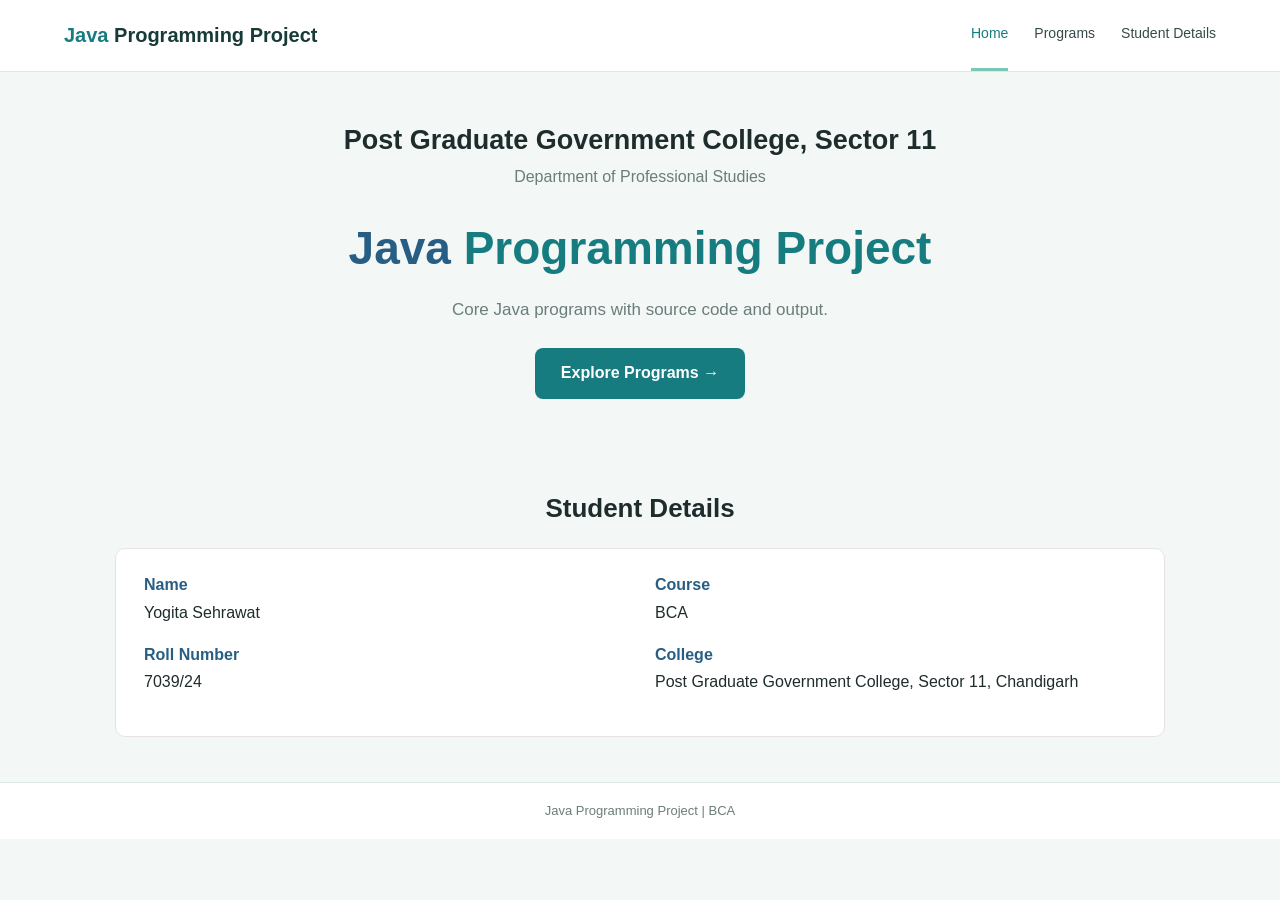
<file: index.html>
<!doctype html><html lang="en"><head><meta charset="utf-8"><meta name="viewport" content="width=device-width,initial-scale=1"><title>Java Programming Project</title><link rel="stylesheet" href="style.css"></head><body><nav class="navbar"><a class="brand" href="index.html"><span>Java</span> Programming Project</a><div class="nav-links"><a class="active" href="index.html">Home</a><a href="programs.html">Programs</a><a href="#student">Student Details</a></div></nav><header class="hero"><h2>Post Graduate Government College, Sector 11</h2><p class="department">Department of Professional Studies</p><h1><span>Java</span> Programming Project</h1><p class="tagline">Core Java programs with source code and output.</p><a class="primary-btn" href="programs.html">Explore Programs →</a></header><main id="student" class="student-section"><h2 class="section-heading">Student Details</h2><div class="student-card"><div><b>Name</b><p>Yogita Sehrawat</p><b>Roll Number</b><p>7039/24</p></div><div><b>Course</b><p>BCA</p><b>College</b><p>Post Graduate Government College, Sector 11, Chandigarh</p></div></div></main><footer>Java Programming Project | BCA</footer></body></html>
</file>
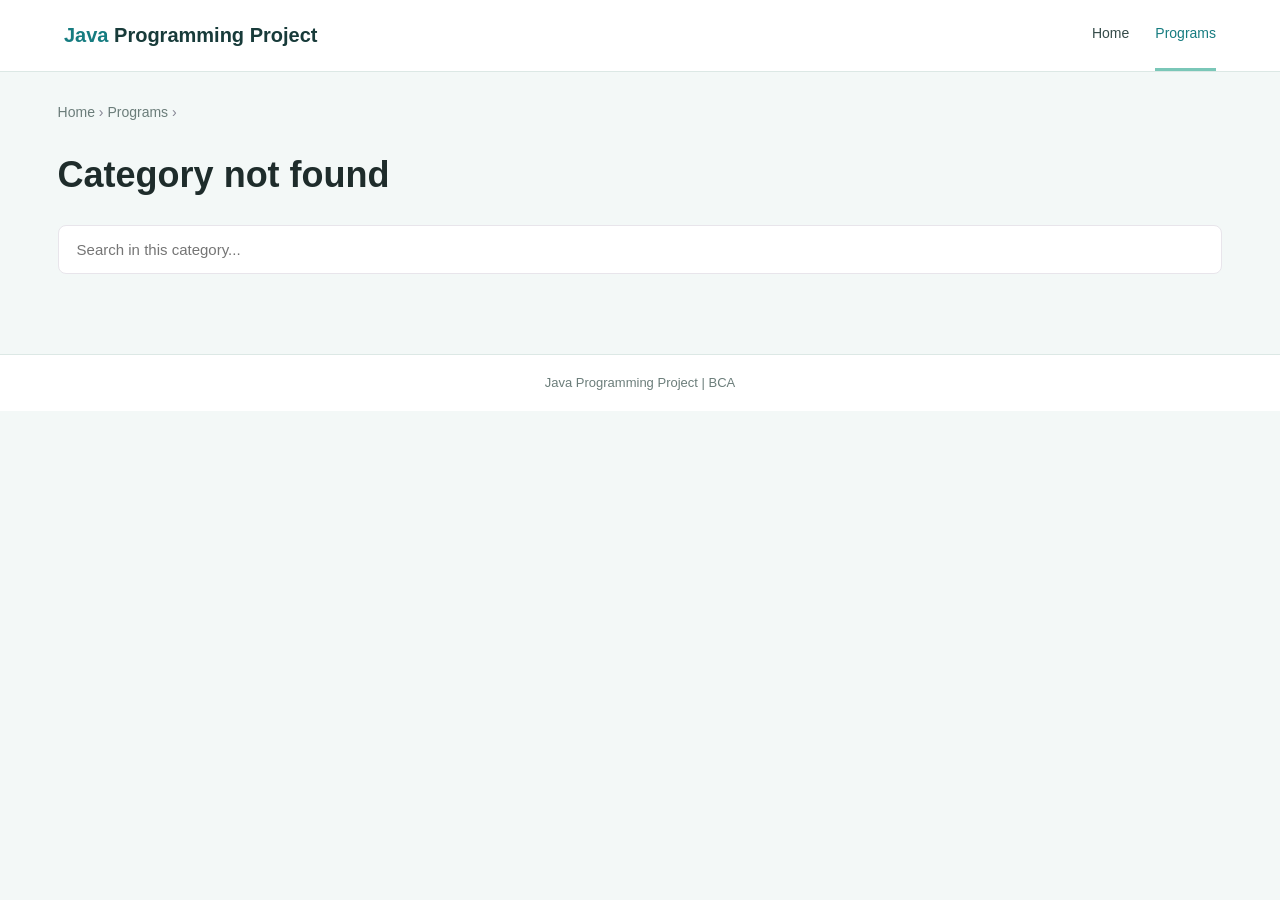
<file: category.html>
<!doctype html><html lang="en"><head><meta charset="utf-8"><meta name="viewport" content="width=device-width,initial-scale=1"><title>Java Programs</title><link rel="stylesheet" href="style.css"></head><body><nav class="navbar"><a class="brand" href="index.html"><span>Java</span> Programming Project</a><div class="nav-links"><a href="index.html">Home</a><a class="active" href="programs.html">Programs</a></div></nav><main class="catalogue"><p class="breadcrumb"><a href="index.html">Home</a> › <a href="programs.html">Programs</a> › <span id="crumb"></span></p><h1 id="heading"></h1><p class="muted" id="subheading"></p><input id="search" class="search" placeholder="Search in this category..."><div id="program-list" class="program-list"></div></main><footer>Java Programming Project | BCA</footer><script src="data.js"></script><script src="app.js"></script></body></html>
</file>
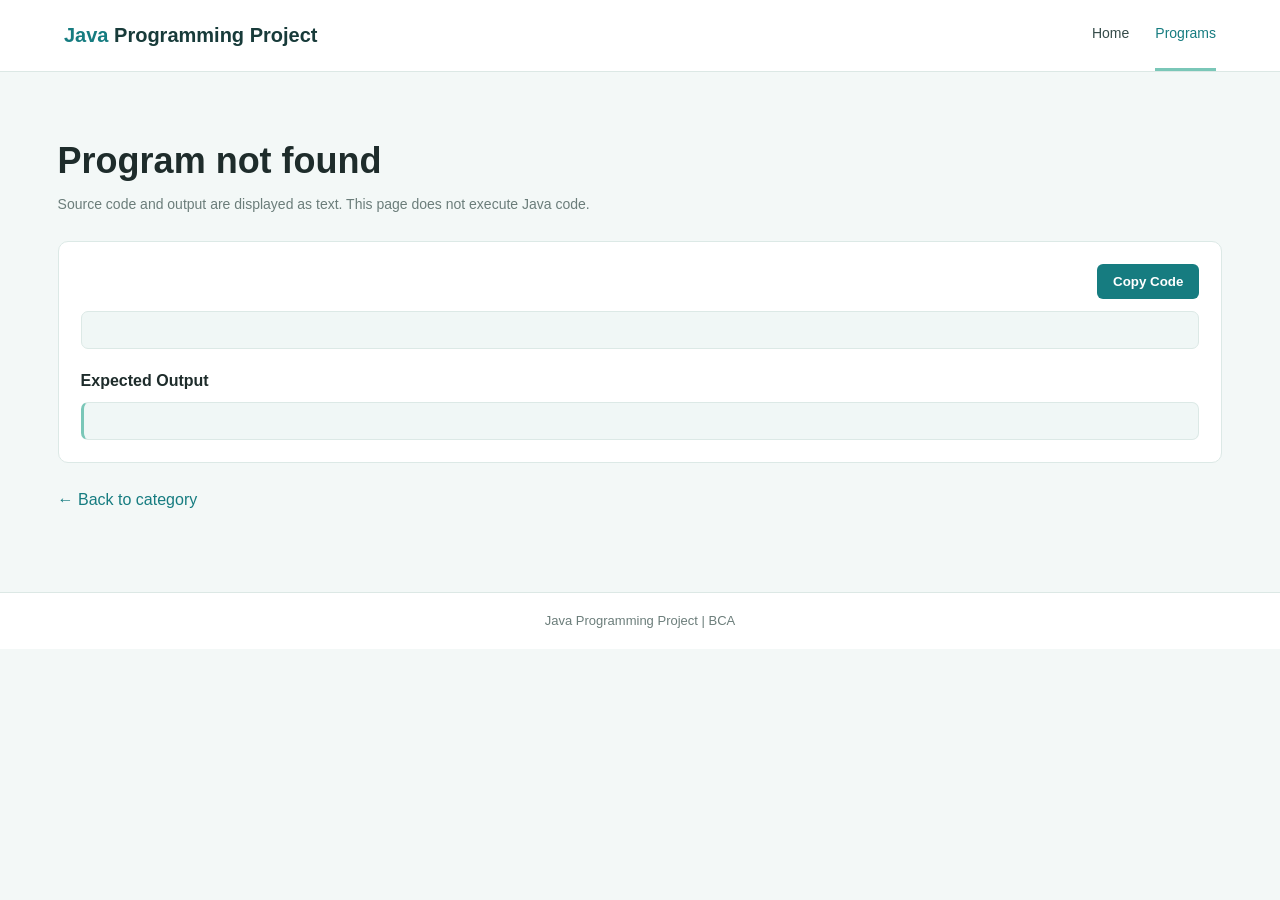
<file: program.html>
<!doctype html><html lang="en"><head><meta charset="utf-8"><meta name="viewport" content="width=device-width,initial-scale=1"><title>Java Program</title><link rel="stylesheet" href="style.css"></head><body><nav class="navbar"><a class="brand" href="index.html"><span>Java</span> Programming Project</a><div class="nav-links"><a href="index.html">Home</a><a class="active" href="programs.html">Programs</a></div></nav><main class="catalogue"><p class="breadcrumb" id="breadcrumb"></p><span class="pill" id="pill"></span><h1 id="title"></h1><p class="muted">Source code and output are displayed as text. This page does not execute Java code.</p><section class="code-card"><div class="code-heading"><b id="filename"></b><button class="copy-btn" id="copy">Copy Code</button></div><pre><code id="code"></code></pre><h3>Expected Output</h3><pre class="output" id="output"></pre></section><a class="back-link" id="back" href="programs.html">← Back to category</a></main><footer>Java Programming Project | BCA</footer><script src="data.js"></script><script src="app.js"></script></body></html>
</file>
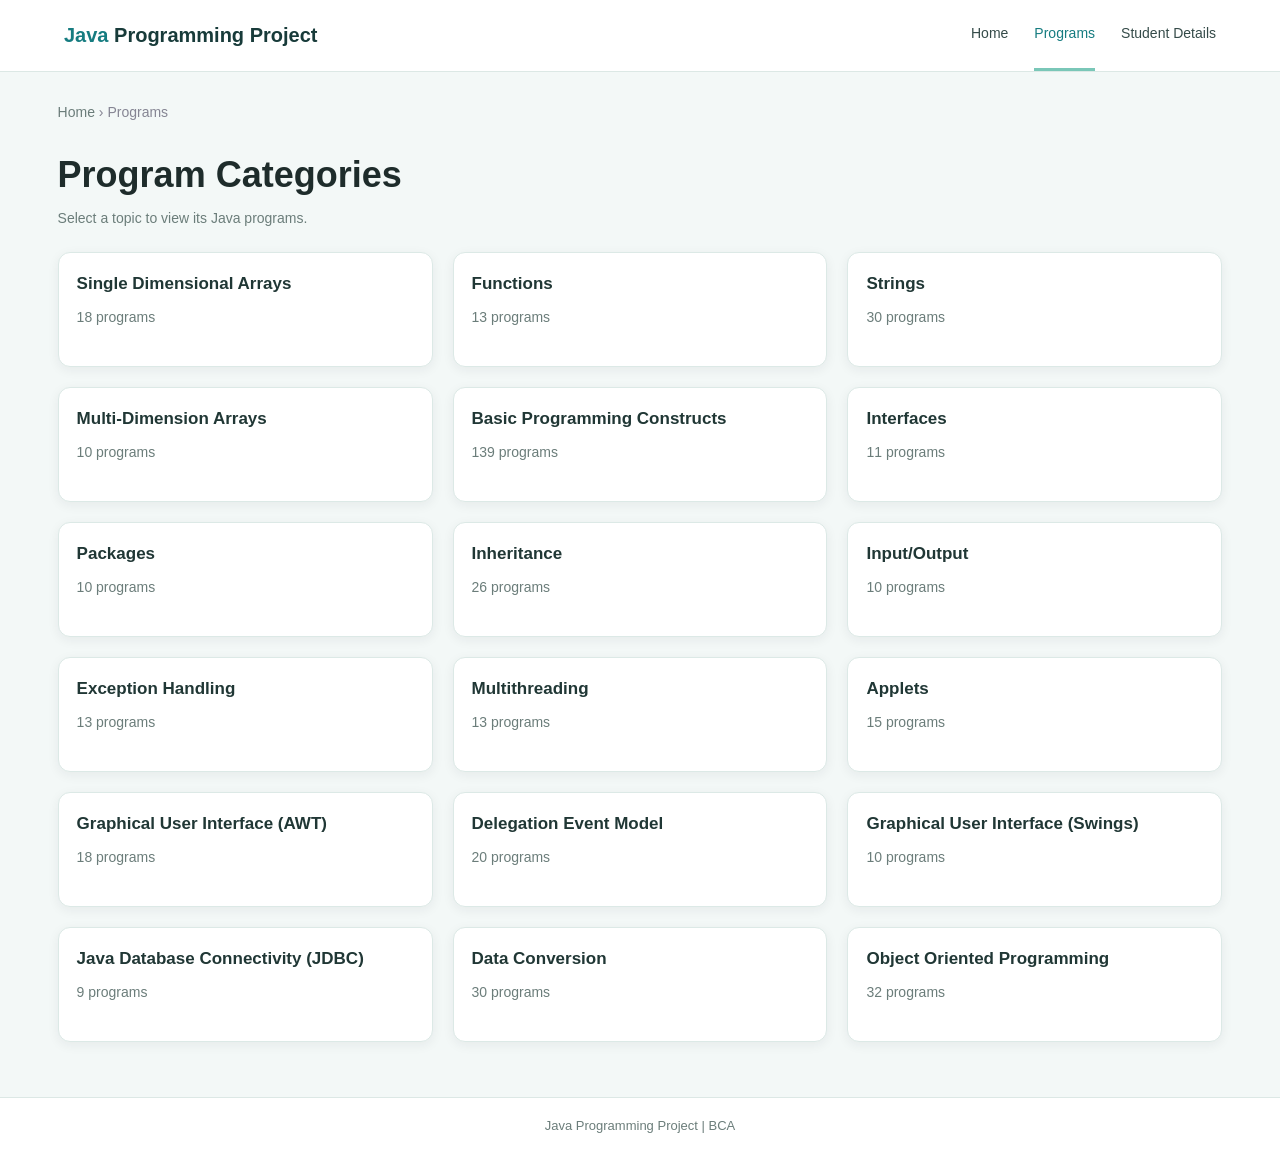
<file: programs.html>
<!doctype html><html lang="en"><head><meta charset="utf-8"><meta name="viewport" content="width=device-width,initial-scale=1"><title>Java Programming Project</title><link rel="stylesheet" href="style.css"></head><body><nav class="navbar"><a class="brand" href="index.html"><span>Java</span> Programming Project</a><div class="nav-links"><a href="index.html">Home</a><a class="active" href="programs.html">Programs</a><a href="index.html#student">Student Details</a></div></nav><main class="catalogue"><p class="breadcrumb"><a href="index.html">Home</a> › Programs</p><h1>Program Categories</h1><p class="muted">Select a topic to view its Java programs.</p><div id="grid" class="category-grid"></div></main><footer>Java Programming Project | BCA</footer><script src="data.js"></script><script src="app.js"></script></body></html>
</file>
<file: style.css>
*{box-sizing:border-box}body{margin:0;background:#f3f8f7;color:#1e2c2b;font-family:Arial,Helvetica,sans-serif;line-height:1.55}.navbar{min-height:70px;padding:0 5%;display:flex;justify-content:space-between;align-items:center;background:#ffffff;border-bottom:1px solid #dce8e5}.brand{font-weight:700;color:#183b3a;text-decoration:none;font-size:20px}.brand span{color:#167c80}.nav-links{display:flex;gap:26px}.nav-links a{color:#354b49;text-decoration:none;padding:23px 0;font-size:14px}.nav-links a:hover,.nav-links .active{color:#167c80;border-bottom:3px solid #7ac7b8}.hero{text-align:center;padding:48px 15px 55px;background:linear-gradient(110deg,#ffffff7f0,#ffffff 52%,#f2fbf8)}.hero h2{font-size:27px;margin:0}.department,.tagline,.muted{color:#6b7d7a}.department{margin:3px 0 24px}.hero h1{font-size:46px;margin:0 0 12px;color:#167c80}.hero h1 span{color:#285e83}.tagline{font-size:17px;margin:0 0 25px}.primary-btn{display:inline-block;padding:13px 26px;border-radius:8px;background:#167c80;color:#ffffff;text-decoration:none;font-weight:bold}.student-section{width:88%;max-width:1050px;margin:34px auto 45px}.section-heading{text-align:center;font-size:26px;margin:0 0 20px}.student-card{display:grid;grid-template-columns:1fr 1fr;gap:30px;background:#ffffff;border:1px solid #e8e3e2;border-radius:10px;padding:24px 28px}.student-card b{color:#285e83}.student-card p{margin:3px 0 17px}footer{text-align:center;padding:18px;background:#ffffff;border-top:1px solid #dce8e5;color:#6b7d7a;font-size:13px}.catalogue{max-width:1260px;width:91%;margin:30px auto 55px}.breadcrumb{color:#858593;font-size:14px;margin:0 0 24px}.breadcrumb a{color:#6b7d7a;text-decoration:none}.catalogue h1{font-size:36px;margin:0 0 5px}.muted{margin:0 0 22px}.search{width:100%;padding:15px 18px;border:1px solid #e8e5eb;border-radius:8px;background:#ffffff;font-size:15px;margin:0 0 25px;outline-color:#7ac7b8}.category-grid{display:grid;grid-template-columns:repeat(3,minmax(0,1fr));gap:20px}.category-card{background:#ffffff;border:1px solid #dce9e6;border-radius:12px;padding:22px;text-decoration:none;color:#203735;min-height:150px;box-shadow:0 3px 12px #241b2910;transition:.15s}.category-card:hover{border-color:#74bdb1;transform:translateY(-2px)}.icon{display:inline-flex;width:34px;height:34px;align-items:center;justify-content:center;border-radius:8px;background:#ffffff3e9;color:#167c80;font-size:20px;margin-bottom:10px}.card-title{font-size:17px;font-weight:700;display:flex;justify-content:space-between;gap:8px}.arrow{font-size:24px;font-weight:400;color:#167c80}.category-card p{color:#6b7d7a;font-size:14px;margin:10px 0 0}.program-list{display:flex;flex-direction:column;gap:12px}.program-row{display:flex;align-items:center;gap:16px;background:#ffffff;border:1px solid #dce9e6;border-radius:10px;padding:17px 20px;color:#252735;text-decoration:none}.program-row:hover{border-color:#74bdb1;background:#ffffffdfb}.number{min-width:48px;height:42px;border-radius:8px;background:#ffffff3e9;color:#167c80;display:grid;place-items:center;font-weight:700}.program-row small{display:block;color:#858593;margin-top:4px}.program-row .arrow{margin-left:auto}.pill{display:inline-block;background:#ffffff0e4;color:#167c80;border-radius:6px;padding:6px 11px;font-size:12px;font-weight:700;margin:0 0 12px}.code-card{background:#ffffff;border:1px solid #dce9e6;border-radius:10px;padding:22px;margin:25px 0}.code-heading{display:flex;justify-content:space-between;align-items:center;gap:12px;margin-bottom:12px}.copy-btn{background:#167c80;color:#ffffff;border:0;border-radius:6px;padding:10px 16px;font-weight:700;cursor:pointer}pre{margin:0;background:#f0f7f6;border:1px solid #dce9e6;border-radius:7px;padding:18px;overflow:auto;white-space:pre-wrap;overflow-wrap:anywhere;font:13px/1.7 Consolas,monospace;color:#263c3a}.code-card h3{font-size:16px;margin:20px 0 8px}.output{background:#ffffffaf5;border-left:3px solid #7ac7b8}.back-link{display:inline-block;color:#167c80;text-decoration:none;margin-bottom:24px}@media(max-width:800px){.navbar{align-items:flex-start;flex-direction:column;padding:15px 5%}.nav-links{gap:18px;flex-wrap:wrap}.nav-links a{padding:4px 0}.category-grid{grid-template-columns:repeat(2,minmax(0,1fr))}.hero h1{font-size:35px}}@media(max-width:540px){.category-grid,.student-card{grid-template-columns:1fr}.catalogue h1{font-size:29px}.hero h2{font-size:21px}.hero h1{font-size:29px}.program-row{padding:13px;gap:10px}}
.program-navigation{display:flex;justify-content:space-between;gap:16px;margin:20px 0 24px}.program-navigation .back-link{margin:0;padding:9px 13px;border:1px solid #dce9e6;border-radius:6px;background:#fff}.program-navigation .next-link{margin-left:auto}
/* Simple single-page topic view */
.topic-program{background:#fff;border:1px solid #dce9e6;border-radius:8px;padding:18px;margin:0 0 18px}
.topic-program-heading{display:flex;align-items:flex-start;gap:12px;margin-bottom:14px;font-size:16px}
.topic-program-heading b{padding-top:8px;font-weight:600}
.topic-code-heading{display:flex;align-items:center;justify-content:space-between;gap:12px;margin:10px 0}
.topic-code-heading span{font-size:13px;color:#6b7d7a}
.topic-program h4{font-size:14px;font-weight:600;margin:14px 0 7px}
.topic-program pre{max-height:420px;overflow:auto}
.catalogue .muted{font-size:14px}
@media(max-width:540px){.topic-program{padding:12px}.topic-program-heading{font-size:15px}}

/* Simple student-made style: remove decorative symbols from cards */
.icon,.arrow{display:none!important}.category-card{min-height:115px;padding:18px}.card-title{justify-content:flex-start}.program-row{gap:14px}
</file>
